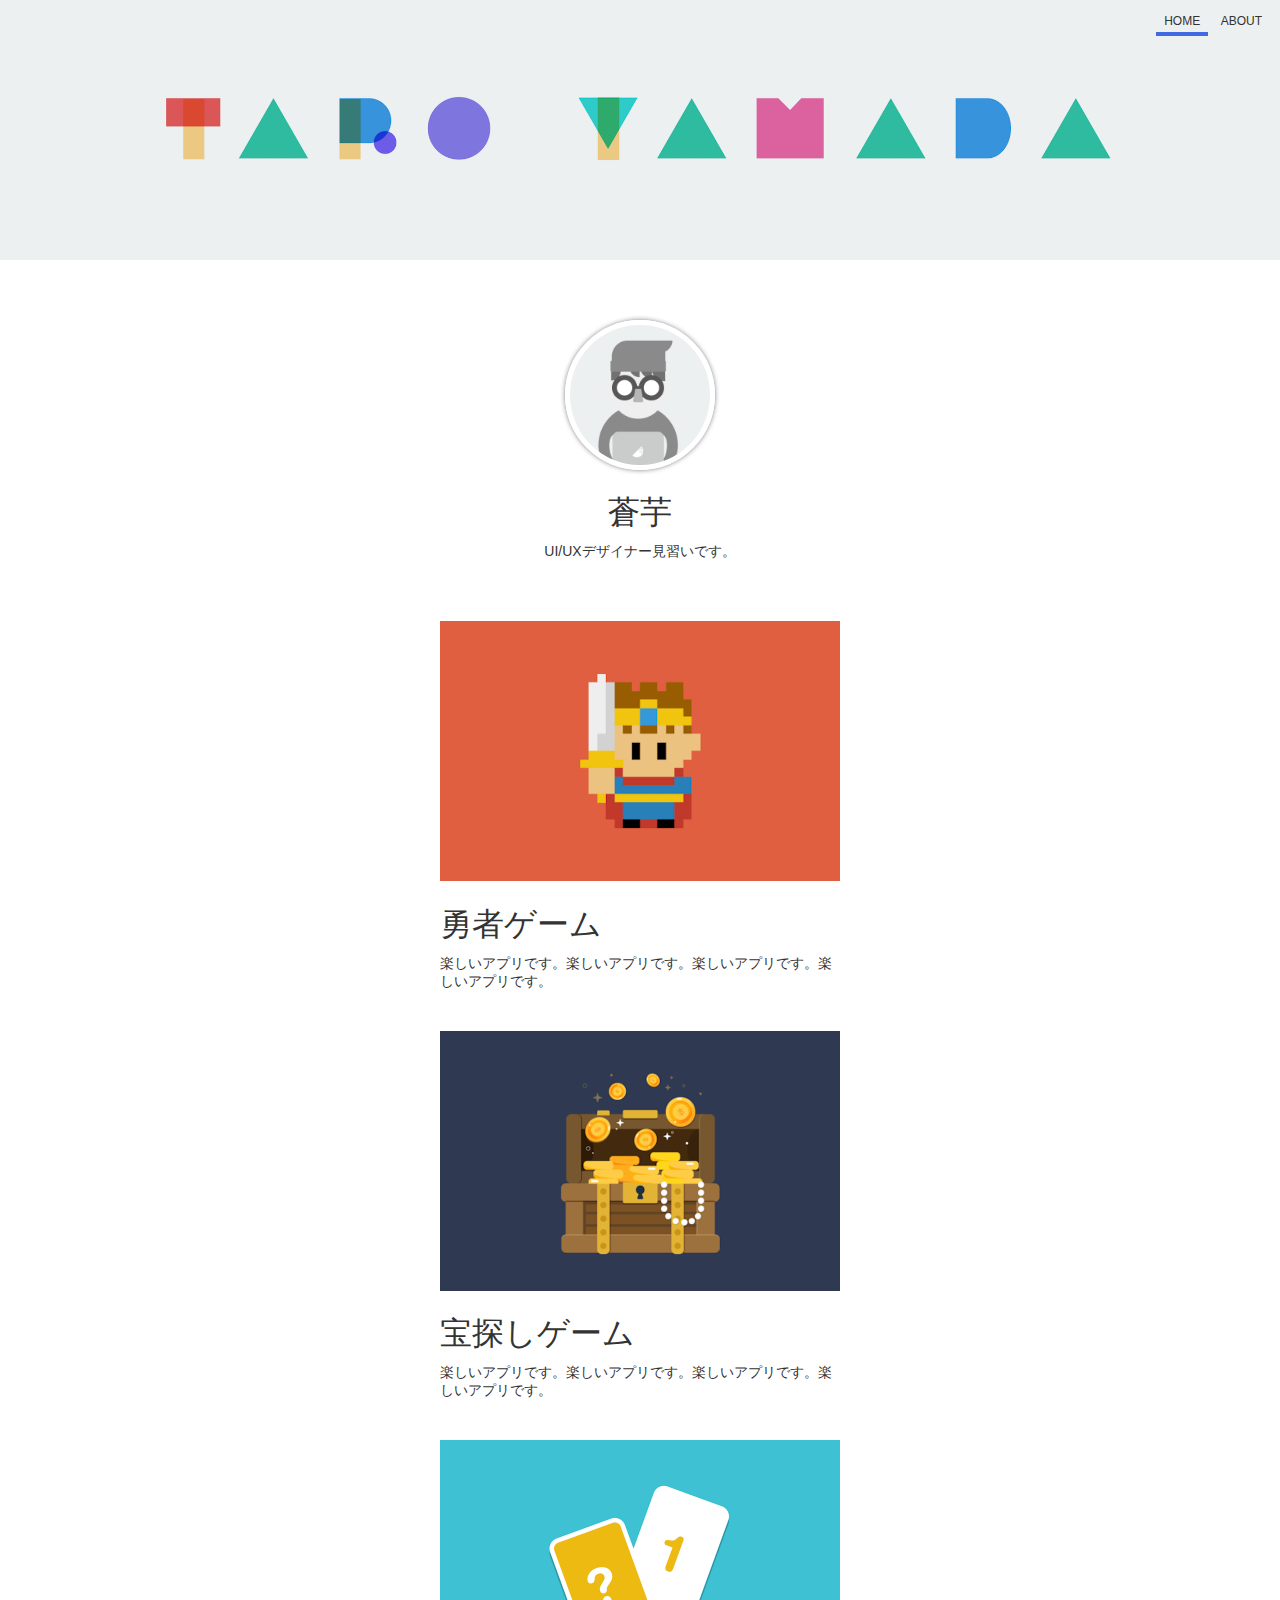
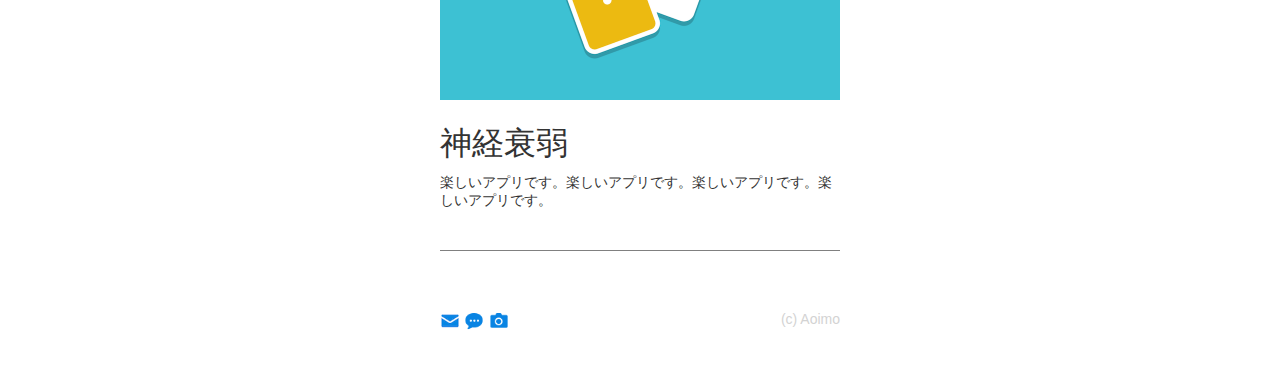
<file: MyPortfolio/index.html>
<!DICTYPE html>
<html lang="ja">
<head>
  <meta charset="utf-8">
  <title>蒼芋のポートフォリオサイト</title>
  <link rel="icon" href="favicon.ico">
  <meta name="description" content="蒼芋のポートフォリオサイトです。">
    <link rel="stylesheet" href="css/styles.css">
</head>
<body>
  <header>
    <nav>
      <ul>
        <li class="current">
          <a href="index.html">
            HOME
          </a>
        </li>
        <li>
          <a href="about.html">
            ABOUT
          </a>
        </li>
        </ul>
      </nav>
    </header>

  <section>
    <img src="img/taro.png" width="140" height="140" alt="蒼芋のアイコン画像" class="icon">
    <h1>蒼芋</h1>
    <p>UI/UXデザイナー見習いです。</p>

    <div class="works">
      <section>
        <img src="img/work1.png" width="400" height="260" alt="勇者ゲームの画像">
        <h1>勇者ゲーム</h1>
        <p>楽しいアプリです。楽しいアプリです。楽しいアプリです。楽しいアプリです。</p>
      </section>

      <section>
        <img src="img/work2.png" width="400" height="260" alt="宝探しゲームの画像">
        <h1>宝探しゲーム</h1>
        <p>楽しいアプリです。楽しいアプリです。楽しいアプリです。楽しいアプリです。</p>
      </section>

      <section>
        <img src="img/work3.png" width="400" height="260" alt="神経衰弱の画像">
        <h1>神経衰弱</h1>
        <p>楽しいアプリです。楽しいアプリです。楽しいアプリです。楽しいアプリです。</p>
      </section>
      </div>
  </section>


  <footer>
    <ul>
      <li>
        <a href="mailto:imokenpi141@gmail.com" target="_blank">
          <img src="img/mail.png" width="20" height="20" alt="メール送信">
        </a>
      </li>
      <li>
        <a href="https://dotinstall.com" target="_blank">
          <img src="img/blog.png" width="20" height="20" alt="ブログサイトへ">
      </a>
      </li>
      <li>
        <a href="https://dotinstall.com" target="_blank">
          <img src="img/photos.png" width="20" height="20" alt="写真サイトへ">
        </a>
      </li>
    </ul>
      <p>(c) Aoimo</p>
    </footer>
</body>
</html>
</file>
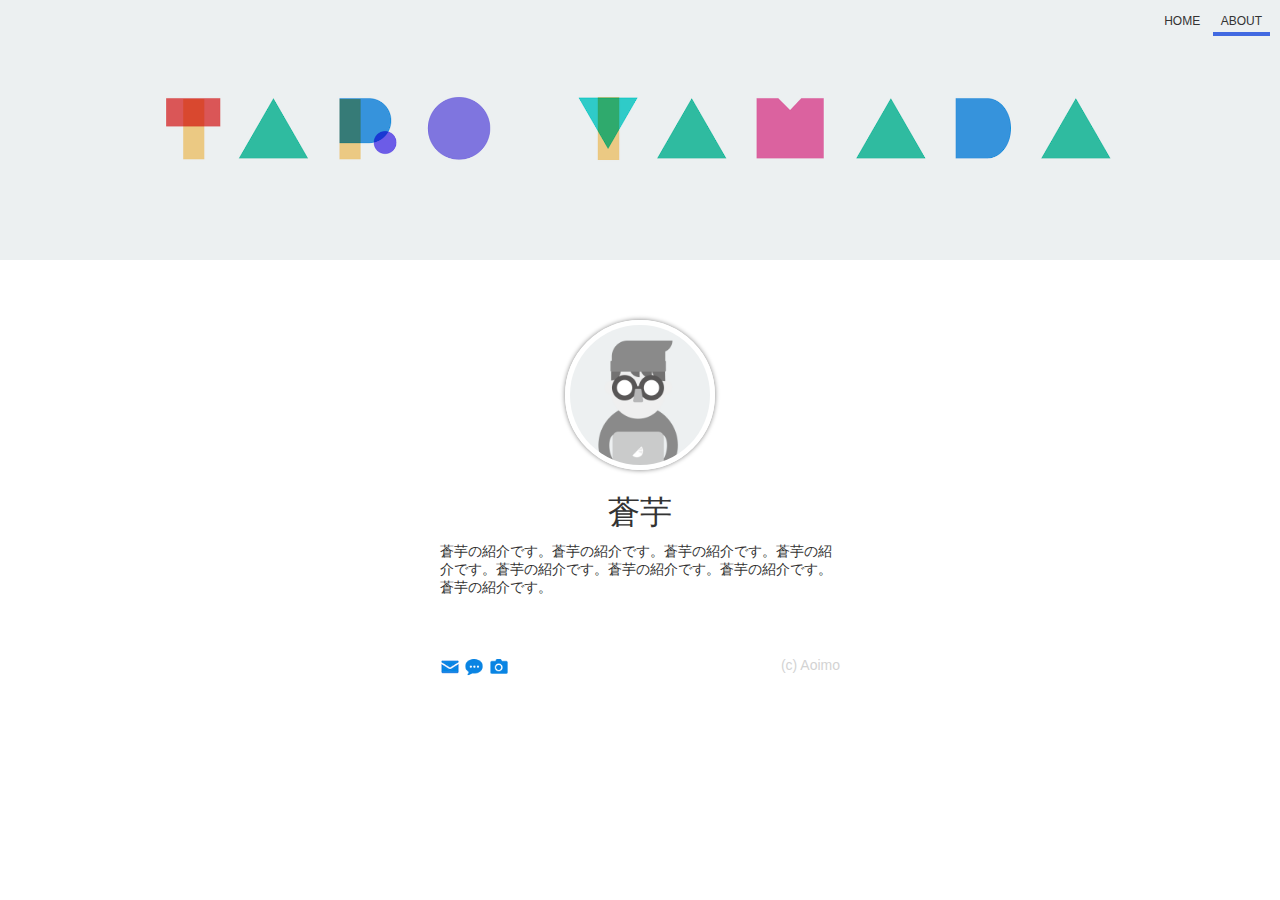
<file: MyPortfolio/about.html>
<!DICTYPE html>
<html lang="ja">
<head>
  <meta charset="utf-8">
  <title>蒼芋について</title>
  <link rel="icon" href="favicon.ico">
  <meta name="description" content="蒼芋について。">
  <link rel="stylesheet" href="css/styles.css">
</head>
<body>
  <header>
    <nav>
      <ul>
        <li>
          <a href="index.html">
            HOME
          </a>
        </li>
        <li class="current">
          <a href="about.html">
            ABOUT
          </a>
        </li>
        </ul>
      </nav>
    </header>

  <section class="about">
    <h1></h1>
    <img src="img/taro.png" width="140" height="140" alt="蒼芋のアイコン画像" class="icon">
    <h1>蒼芋</h1>
    <p>蒼芋の紹介です。蒼芋の紹介です。蒼芋の紹介です。蒼芋の紹介です。蒼芋の紹介です。蒼芋の紹介です。蒼芋の紹介です。蒼芋の紹介です。</p>
  </section>

  <footer>
    <ul>
      <li>
        <A href="mailto:imokenpi141@gmail.com" target="_blank">
          <img src="img/mail.png" width="20" height="20" alt="メール送信">
        </A>
      </li>
      <li>
        <a href="https://dotinstall.com" target="_blank">
          <img src="img/blog.png" width="20" height="20" alt="ブログサイトへ">
      </a>
      </li>
      <li>
        <a href="https://dotinstall.com" target="_blank">
          <img src="img/photos.png" width="20" height="20" alt="写真サイトへ">
        </a>
      </li>
    </ul>
      <p>(c) Aoimo</p>
    </footer>
</body>
</html>
</file>
<file: MyPortfolio/css/styles.css>
body {
  color: #333;
  font-family: Verdana, sans-serif;
  margin: 0;
}

header {
  text-align: right;
  padding: 10px;
  background-image: url(../img/header.png);
  height: 240px;
  background-size: cover;
  background-position: 50% 50%;
  margin-bottom: 60px;
}

header ul {
  margin: 0;
  list-style-type: none;
  padding-left: 0;
}

header li {
  display: inline-block;
  padding: 4px 8px;
  font-size: 12px;
}

 header li > a {
  text-decoration: none;
  color: inherit;
}

 header li > a:hover {
  color: royalblue;
}

.current {
  border-bottom: 4px solid royalblue;
}

section {
  text-align: center;
}

section h1{
  font-weight: normal;
  margin-bottom: 8px;
}

section p {
  margin-top: 0;
  font-size: 14px;
}

.icon {
  border-radius: 50%;
  border: 5px solid white;
  box-shadow: 0 0 5px gray;
}

.works {
  width: 400px;
  margin: 60px auto;
  border-bottom: 1px solid gray;
}

.works > section {
  margin-bottom: 40px;
}

.works h1,
.works p {
  text-align: left;
}

footer {
  width: 400px;
  margin: 0 auto 60px;

}

footer ul {
  margin: 0;
  list-style-type: none;
  padding-left: 0;
  float: left;
}

footer li {
  display: inline-block;
}

footer li > a:hover {
  opacity: 0.6;
}

footer p {
  color: lightgray;
  font-size: 14px;
  text-align: right;
}

.about {
  width: 400px;
  margin: 0 auto 60px;
}

.about p {
  text-align: left;
}
</file>
